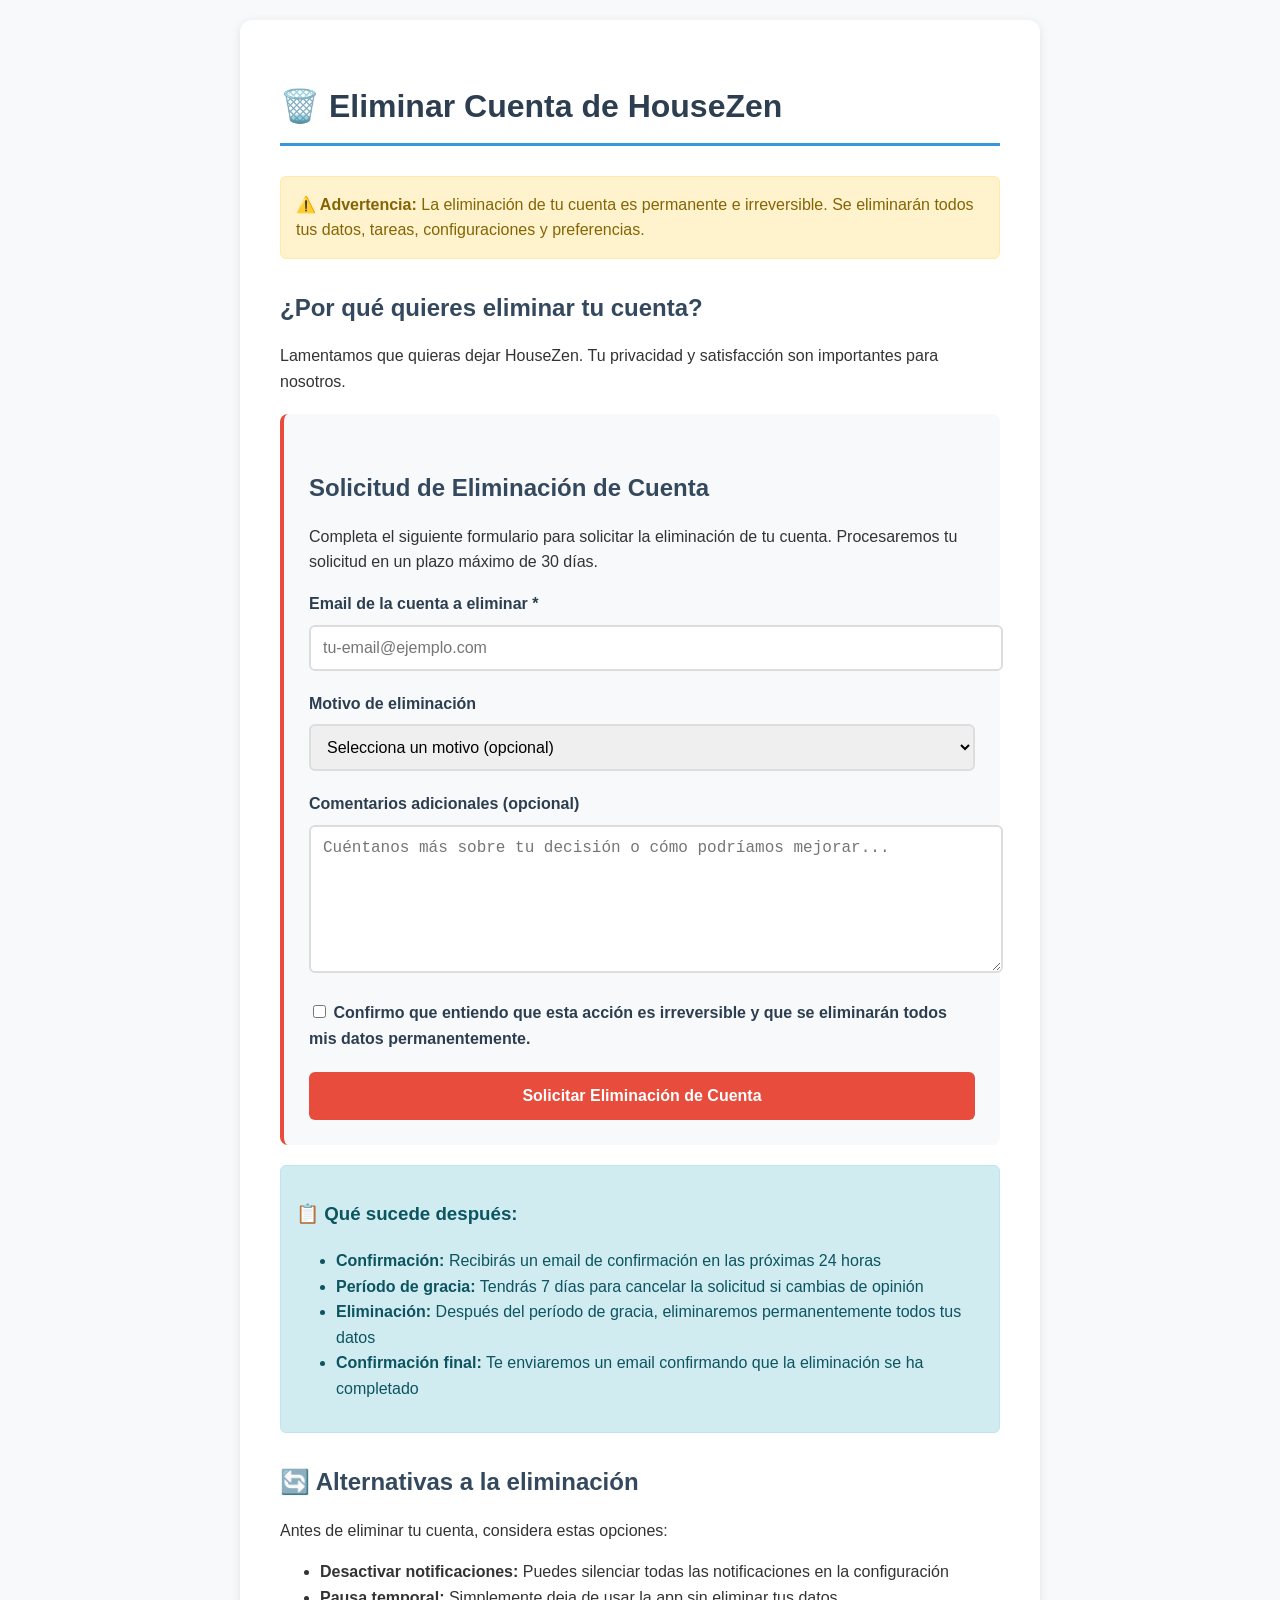
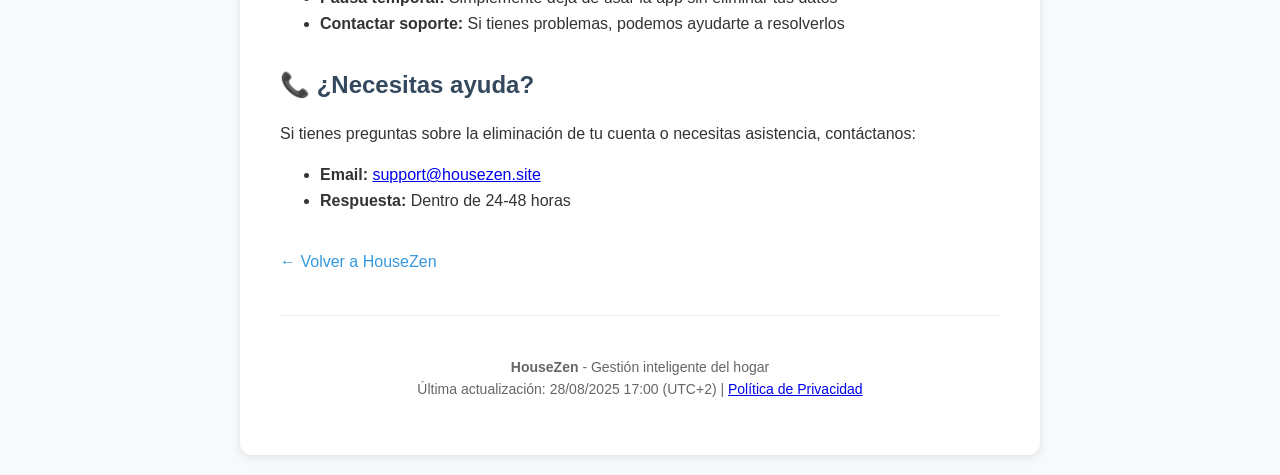
<file: delete-account.html>
<!DOCTYPE html>
<html lang="es">
<head>
    <meta charset="UTF-8">
    <meta name="viewport" content="width=device-width, initial-scale=1.0">
    <title>Eliminar Cuenta - HouseZen</title>
    <style>
        body {
            font-family: -apple-system, BlinkMacSystemFont, 'Segoe UI', Roboto, Oxygen, Ubuntu, Cantarell, sans-serif;
            line-height: 1.6;
            color: #333;
            max-width: 800px;
            margin: 0 auto;
            padding: 20px;
            background-color: #f8f9fa;
        }
        .container {
            background: white;
            padding: 40px;
            border-radius: 12px;
            box-shadow: 0 2px 10px rgba(0,0,0,0.1);
        }
        h1 {
            color: #2c3e50;
            border-bottom: 3px solid #3498db;
            padding-bottom: 10px;
            margin-bottom: 30px;
        }
        h2 {
            color: #34495e;
            margin-top: 30px;
            margin-bottom: 15px;
        }
        .form-section {
            background: #f8f9fa;
            padding: 25px;
            border-radius: 8px;
            margin: 20px 0;
            border-left: 4px solid #e74c3c;
        }
        .form-group {
            margin-bottom: 20px;
        }
        label {
            display: block;
            margin-bottom: 8px;
            font-weight: 600;
            color: #2c3e50;
        }
        input[type="email"], textarea, select {
            width: 100%;
            padding: 12px;
            border: 2px solid #ddd;
            border-radius: 6px;
            font-size: 16px;
            transition: border-color 0.3s;
        }
        input[type="email"]:focus, textarea:focus, select:focus {
            outline: none;
            border-color: #3498db;
        }
        textarea {
            height: 120px;
            resize: vertical;
        }
        .submit-btn {
            background: #e74c3c;
            color: white;
            padding: 15px 30px;
            border: none;
            border-radius: 6px;
            font-size: 16px;
            font-weight: 600;
            cursor: pointer;
            transition: background-color 0.3s;
            width: 100%;
        }
        .submit-btn:hover {
            background: #c0392b;
        }
        .warning {
            background: #fff3cd;
            border: 1px solid #ffeaa7;
            color: #856404;
            padding: 15px;
            border-radius: 6px;
            margin: 20px 0;
        }
        .info {
            background: #d1ecf1;
            border: 1px solid #bee5eb;
            color: #0c5460;
            padding: 15px;
            border-radius: 6px;
            margin: 20px 0;
        }
        .back-link {
            display: inline-block;
            margin-top: 20px;
            color: #3498db;
            text-decoration: none;
            font-weight: 500;
        }
        .back-link:hover {
            text-decoration: underline;
        }
    </style>
</head>
<body>
    <div class="container">
        <h1>🗑️ Eliminar Cuenta de HouseZen</h1>
        
        <div class="warning">
            <strong>⚠️ Advertencia:</strong> La eliminación de tu cuenta es permanente e irreversible. Se eliminarán todos tus datos, tareas, configuraciones y preferencias.
        </div>

        <h2>¿Por qué quieres eliminar tu cuenta?</h2>
        <p>Lamentamos que quieras dejar HouseZen. Tu privacidad y satisfacción son importantes para nosotros.</p>

        <div class="form-section">
            <h2>Solicitud de Eliminación de Cuenta</h2>
            <p>Completa el siguiente formulario para solicitar la eliminación de tu cuenta. Procesaremos tu solicitud en un plazo máximo de 30 días.</p>
            
            <form id="deleteAccountForm">
                <div class="form-group">
                    <label for="email">Email de la cuenta a eliminar *</label>
                    <input type="email" id="email" name="email" required placeholder="tu-email@ejemplo.com">
                </div>

                <div class="form-group">
                    <label for="reason">Motivo de eliminación</label>
                    <select id="reason" name="reason">
                        <option value="">Selecciona un motivo (opcional)</option>
                        <option value="no-uso">Ya no uso la aplicación</option>
                        <option value="privacidad">Preocupaciones de privacidad</option>
                        <option value="funcionalidad">Problemas con la funcionalidad</option>
                        <option value="alternativa">Encontré una alternativa mejor</option>
                        <option value="otro">Otro motivo</option>
                    </select>
                </div>

                <div class="form-group">
                    <label for="comments">Comentarios adicionales (opcional)</label>
                    <textarea id="comments" name="comments" placeholder="Cuéntanos más sobre tu decisión o cómo podríamos mejorar..."></textarea>
                </div>

                <div class="form-group">
                    <label>
                        <input type="checkbox" id="confirm" name="confirm" required>
                        Confirmo que entiendo que esta acción es irreversible y que se eliminarán todos mis datos permanentemente.
                    </label>
                </div>

                <button type="submit" class="submit-btn">Solicitar Eliminación de Cuenta</button>
            </form>
        </div>

        <div class="info">
            <h3>📋 Qué sucede después:</h3>
            <ul>
                <li><strong>Confirmación:</strong> Recibirás un email de confirmación en las próximas 24 horas</li>
                <li><strong>Período de gracia:</strong> Tendrás 7 días para cancelar la solicitud si cambias de opinión</li>
                <li><strong>Eliminación:</strong> Después del período de gracia, eliminaremos permanentemente todos tus datos</li>
                <li><strong>Confirmación final:</strong> Te enviaremos un email confirmando que la eliminación se ha completado</li>
            </ul>
        </div>

        <h2>🔄 Alternativas a la eliminación</h2>
        <p>Antes de eliminar tu cuenta, considera estas opciones:</p>
        <ul>
            <li><strong>Desactivar notificaciones:</strong> Puedes silenciar todas las notificaciones en la configuración</li>
            <li><strong>Pausa temporal:</strong> Simplemente deja de usar la app sin eliminar tus datos</li>
            <li><strong>Contactar soporte:</strong> Si tienes problemas, podemos ayudarte a resolverlos</li>
        </ul>

        <h2>📞 ¿Necesitas ayuda?</h2>
        <p>Si tienes preguntas sobre la eliminación de tu cuenta o necesitas asistencia, contáctanos:</p>
        <ul>
            <li><strong>Email:</strong> <a href="mailto:support@housezen.site">support@housezen.site</a></li>
            <li><strong>Respuesta:</strong> Dentro de 24-48 horas</li>
        </ul>

        <a href="/" class="back-link">← Volver a HouseZen</a>
        
        <hr style="margin: 40px 0; border: none; border-top: 1px solid #eee;">
        <p style="text-align: center; color: #666; font-size: 14px;">
            <strong>HouseZen</strong> - Gestión inteligente del hogar<br>
            Última actualización: 28/08/2025 17:00 (UTC+2) | <a href="/privacy-policy.html">Política de Privacidad</a>
        </p>
    </div>

    <script>
        document.getElementById('deleteAccountForm').addEventListener('submit', function(e) {
            e.preventDefault();
            
            const email = document.getElementById('email').value;
            const reason = document.getElementById('reason').value;
            const comments = document.getElementById('comments').value;
            const confirmed = document.getElementById('confirm').checked;
            
            if (!email || !confirmed) {
                alert('Por favor, completa todos los campos obligatorios.');
                return;
            }
            
            // Crear el email con los datos del formulario
            const subject = encodeURIComponent('Solicitud de Eliminación de Cuenta - HouseZen');
            const body = encodeURIComponent(
                `Solicito la eliminación de mi cuenta de HouseZen:\n\n` +
                `Email de la cuenta: ${email}\n` +
                `Motivo: ${reason || 'No especificado'}\n` +
                `Comentarios: ${comments || 'Ninguno'}\n\n` +
                `Confirmo que entiendo que esta acción es irreversible.\n\n` +
                `Fecha de solicitud: ${new Date().toLocaleDateString('es-ES')}`
            );
            
            // Abrir el cliente de email del usuario
            window.location.href = `mailto:support@housezen.site?subject=${subject}&body=${body}`;
            
            // Mostrar mensaje de confirmación
            alert('Se abrirá tu cliente de email para enviar la solicitud. Si no se abre automáticamente, copia la información y envíala manualmente a support@housezen.site');
        });
    </script>
</body>
</html>
</file>
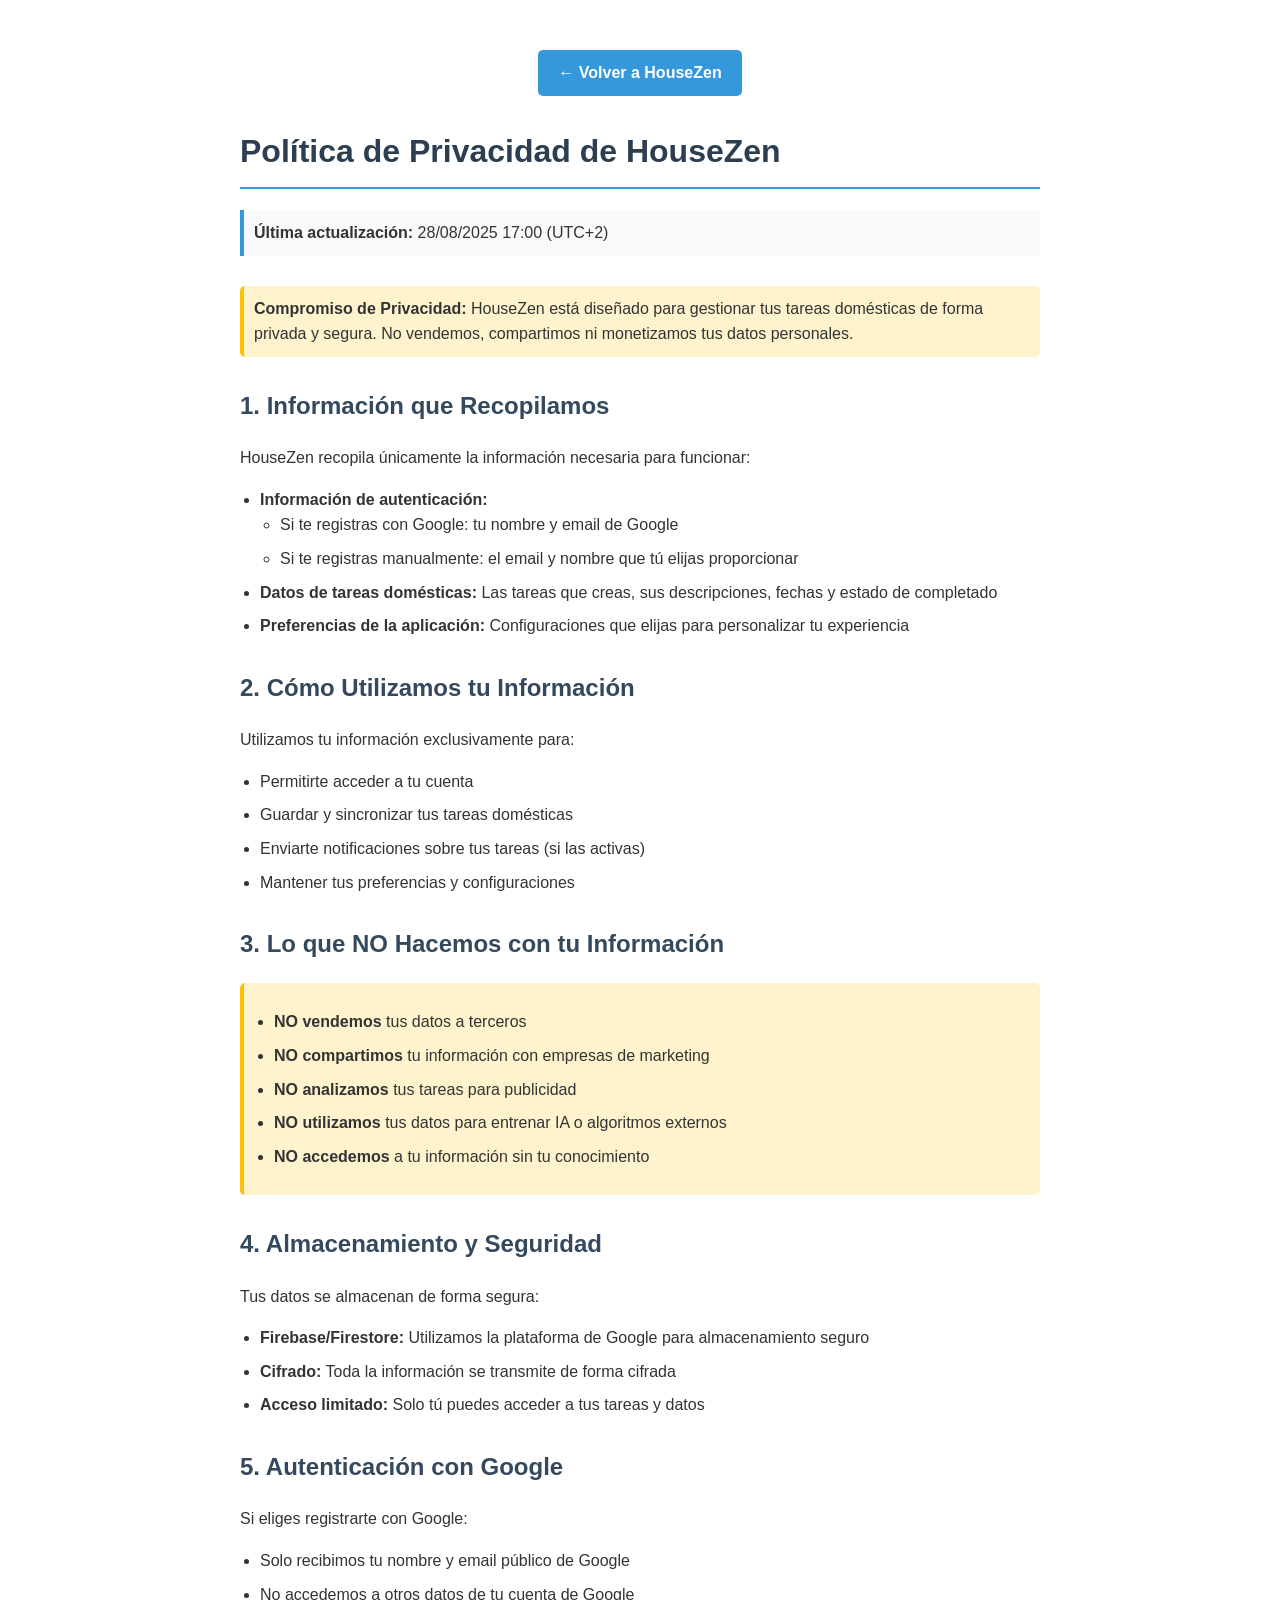
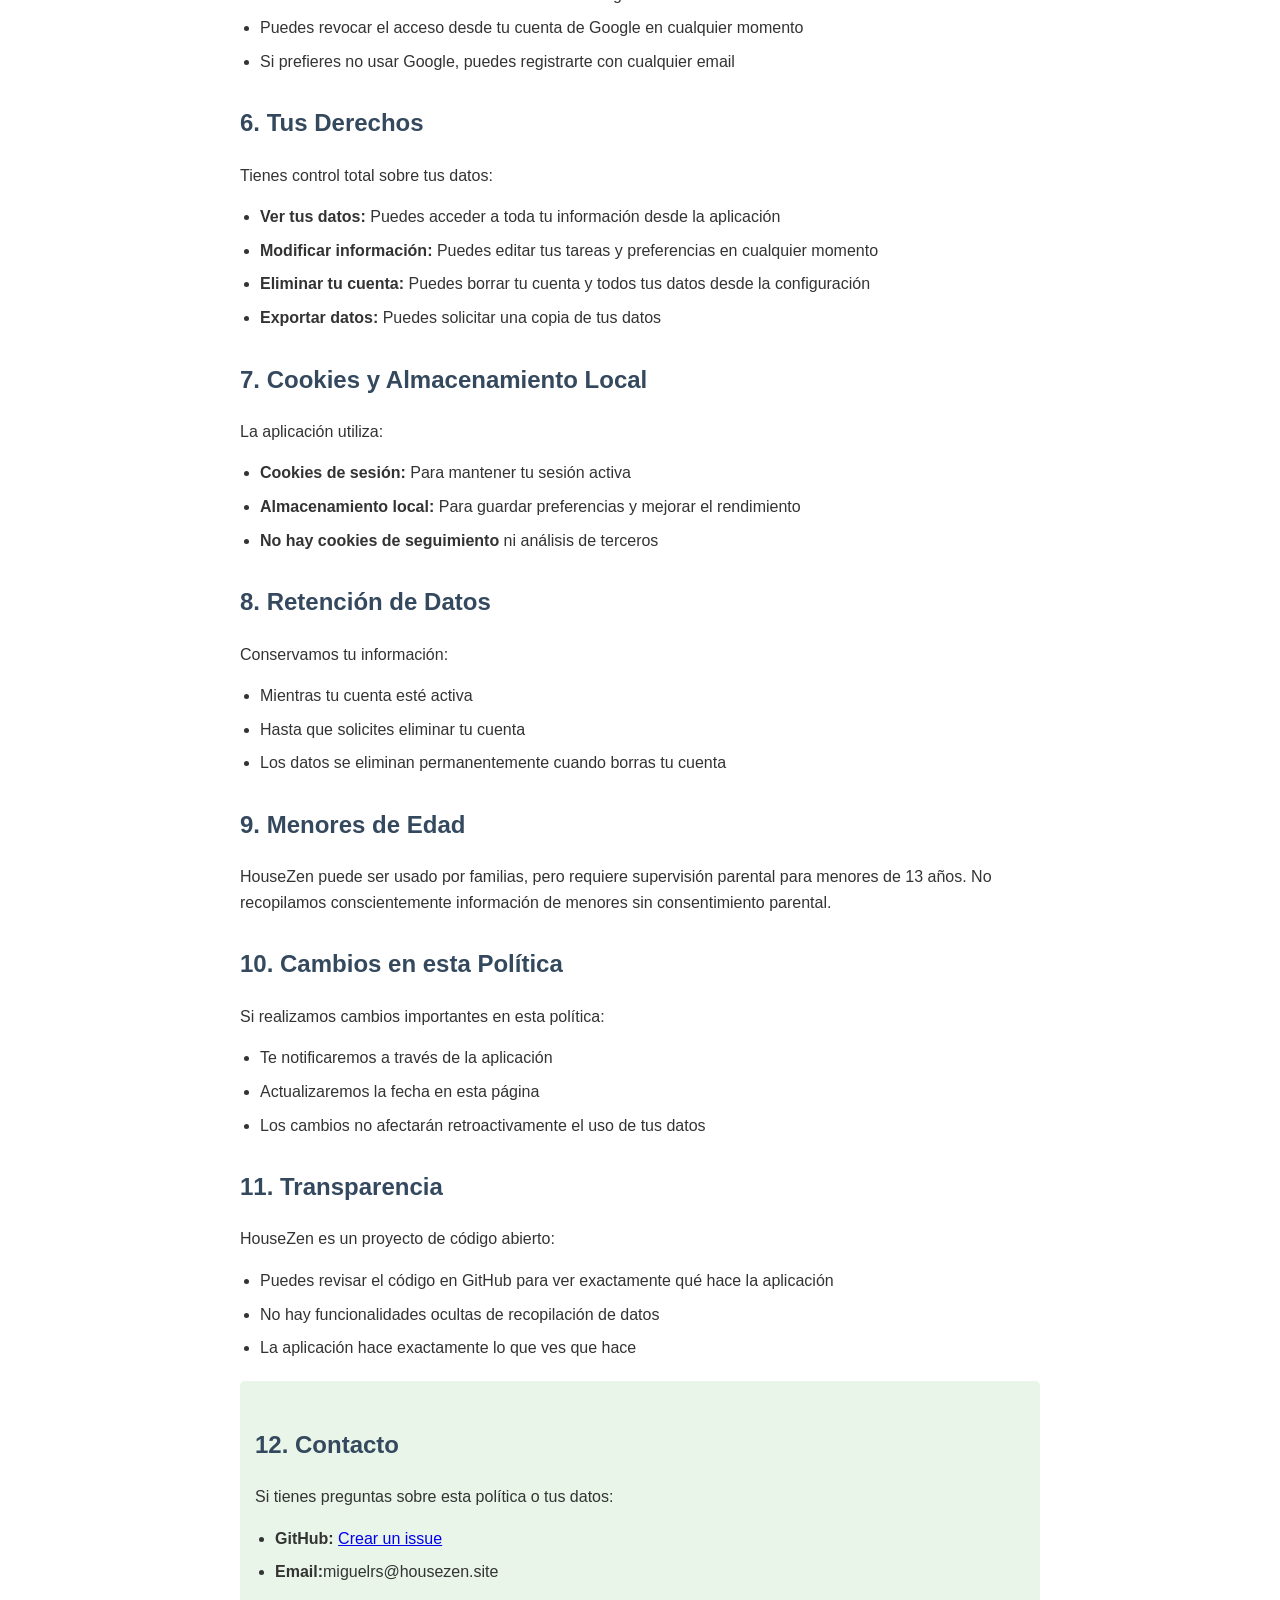
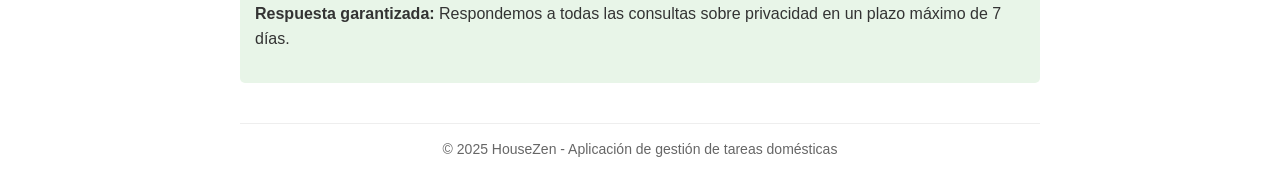
<file: privacy-policy.html>
<!DOCTYPE html>
<html lang="es">
<head>
    <meta charset="UTF-8">
    <meta name="viewport" content="width=device-width, initial-scale=1.0">
    <title>Política de Privacidad - HouseZen</title>
    <style>
        body {
            font-family: -apple-system, BlinkMacSystemFont, 'Segoe UI', Roboto, sans-serif;
            line-height: 1.6;
            max-width: 800px;
            margin: 0 auto;
            padding: 20px;
            color: #333;
            background-color: #ffffff;
        }
        h1 {
            color: #2c3e50;
            border-bottom: 2px solid #3498db;
            padding-bottom: 10px;
        }
        h2 {
            color: #34495e;
            margin-top: 30px;
        }
        .last-updated {
            background-color: #f8f9fa;
            padding: 10px;
            border-left: 4px solid #3498db;
            margin-bottom: 30px;
        }
        .contact-info {
            background-color: #e8f5e8;
            padding: 15px;
            border-radius: 5px;
            margin-top: 20px;
        }
        .highlight {
            background-color: #fff3cd;
            padding: 10px;
            border-radius: 5px;
            border-left: 4px solid #ffc107;
            margin: 15px 0;
        }
        ul {
            padding-left: 20px;
        }
        li {
            margin-bottom: 8px;
        }
    </style>
</head>
<body>
        <!-- Botón de Retroceder -->
    <div style="text-align:center; margin: 30px 0;">
        <a href="https://www.housezen.site" 
           style="display:inline-block; padding:10px 20px; background-color:#3498db; color:white; text-decoration:none; border-radius:5px; font-weight:bold; transition: background-color 0.3s;"
           onmouseover="this.style.backgroundColor='#2980b9';" 
           onmouseout="this.style.backgroundColor='#3498db';">
            ← Volver a HouseZen
        </a>
    </div>
    
    <h1>Política de Privacidad de HouseZen</h1>
    
    <div class="last-updated">
        <strong>Última actualización:</strong> 28/08/2025 17:00 (UTC+2)
    </div>

    <div class="highlight">
        <strong>Compromiso de Privacidad:</strong> HouseZen está diseñado para gestionar tus tareas domésticas de forma privada y segura. No vendemos, compartimos ni monetizamos tus datos personales.
    </div>

    <h2>1. Información que Recopilamos</h2>
    <p>HouseZen recopila únicamente la información necesaria para funcionar:</p>
    <ul>
        <li><strong>Información de autenticación:</strong>
            <ul>
                <li>Si te registras con Google: tu nombre y email de Google</li>
                <li>Si te registras manualmente: el email y nombre que tú elijas proporcionar</li>
            </ul>
        </li>
        <li><strong>Datos de tareas domésticas:</strong> Las tareas que creas, sus descripciones, fechas y estado de completado</li>
        <li><strong>Preferencias de la aplicación:</strong> Configuraciones que elijas para personalizar tu experiencia</li>
    </ul>

    <h2>2. Cómo Utilizamos tu Información</h2>
    <p>Utilizamos tu información exclusivamente para:</p>
    <ul>
        <li>Permitirte acceder a tu cuenta</li>
        <li>Guardar y sincronizar tus tareas domésticas</li>
        <li>Enviarte notificaciones sobre tus tareas (si las activas)</li>
        <li>Mantener tus preferencias y configuraciones</li>
    </ul>

    <h2>3. Lo que NO Hacemos con tu Información</h2>
    <div class="highlight">
        <ul>
            <li><strong>NO vendemos</strong> tus datos a terceros</li>
            <li><strong>NO compartimos</strong> tu información con empresas de marketing</li>
            <li><strong>NO analizamos</strong> tus tareas para publicidad</li>
            <li><strong>NO utilizamos</strong> tus datos para entrenar IA o algoritmos externos</li>
            <li><strong>NO accedemos</strong> a tu información sin tu conocimiento</li>
        </ul>
    </div>

    <h2>4. Almacenamiento y Seguridad</h2>
    <p>Tus datos se almacenan de forma segura:</p>
    <ul>
        <li><strong>Firebase/Firestore:</strong> Utilizamos la plataforma de Google para almacenamiento seguro</li>
        <li><strong>Cifrado:</strong> Toda la información se transmite de forma cifrada</li>
        <li><strong>Acceso limitado:</strong> Solo tú puedes acceder a tus tareas y datos</li>
    </ul>

    <h2>5. Autenticación con Google</h2>
    <p>Si eliges registrarte con Google:</p>
    <ul>
        <li>Solo recibimos tu nombre y email público de Google</li>
        <li>No accedemos a otros datos de tu cuenta de Google</li>
        <li>Puedes revocar el acceso desde tu cuenta de Google en cualquier momento</li>
        <li>Si prefieres no usar Google, puedes registrarte con cualquier email</li>
    </ul>

    <h2>6. Tus Derechos</h2>
    <p>Tienes control total sobre tus datos:</p>
    <ul>
        <li><strong>Ver tus datos:</strong> Puedes acceder a toda tu información desde la aplicación</li>
        <li><strong>Modificar información:</strong> Puedes editar tus tareas y preferencias en cualquier momento</li>
        <li><strong>Eliminar tu cuenta:</strong> Puedes borrar tu cuenta y todos tus datos desde la configuración</li>
        <li><strong>Exportar datos:</strong> Puedes solicitar una copia de tus datos</li>
    </ul>

    <h2>7. Cookies y Almacenamiento Local</h2>
    <p>La aplicación utiliza:</p>
    <ul>
        <li><strong>Cookies de sesión:</strong> Para mantener tu sesión activa</li>
        <li><strong>Almacenamiento local:</strong> Para guardar preferencias y mejorar el rendimiento</li>
        <li><strong>No hay cookies de seguimiento</strong> ni análisis de terceros</li>
    </ul>

    <h2>8. Retención de Datos</h2>
    <p>Conservamos tu información:</p>
    <ul>
        <li>Mientras tu cuenta esté activa</li>
        <li>Hasta que solicites eliminar tu cuenta</li>
        <li>Los datos se eliminan permanentemente cuando borras tu cuenta</li>
    </ul>

    <h2>9. Menores de Edad</h2>
    <p>HouseZen puede ser usado por familias, pero requiere supervisión parental para menores de 13 años. No recopilamos conscientemente información de menores sin consentimiento parental.</p>

    <h2>10. Cambios en esta Política</h2>
    <p>Si realizamos cambios importantes en esta política:</p>
    <ul>
        <li>Te notificaremos a través de la aplicación</li>
        <li>Actualizaremos la fecha en esta página</li>
        <li>Los cambios no afectarán retroactivamente el uso de tus datos</li>
    </ul>

    <h2>11. Transparencia</h2>
    <p>HouseZen es un proyecto de código abierto:</p>
    <ul>
        <li>Puedes revisar el código en GitHub para ver exactamente qué hace la aplicación</li>
        <li>No hay funcionalidades ocultas de recopilación de datos</li>
        <li>La aplicación hace exactamente lo que ves que hace</li>
    </ul>

    <div class="contact-info">
        <h2>12. Contacto</h2>
        <p>Si tienes preguntas sobre esta política o tus datos:</p>
        <ul>
            <li><strong>GitHub:</strong> <a href="https://github.com/miguelrs01/housezen/issues">Crear un issue</a></li>
            <li><strong>Email:</strong>miguelrs@housezen.site</li>
        </ul>
        <p><strong>Respuesta garantizada:</strong> Respondemos a todas las consultas sobre privacidad en un plazo máximo de 7 días.</p>
    </div>

    <hr style="margin-top: 40px; border: none; border-top: 1px solid #eee;">
    <p style="text-align: center; color: #666; font-size: 14px;">
        © 2025 HouseZen - Aplicación de gestión de tareas domésticas<br>
    </p>
</body>
</html>
</file>
